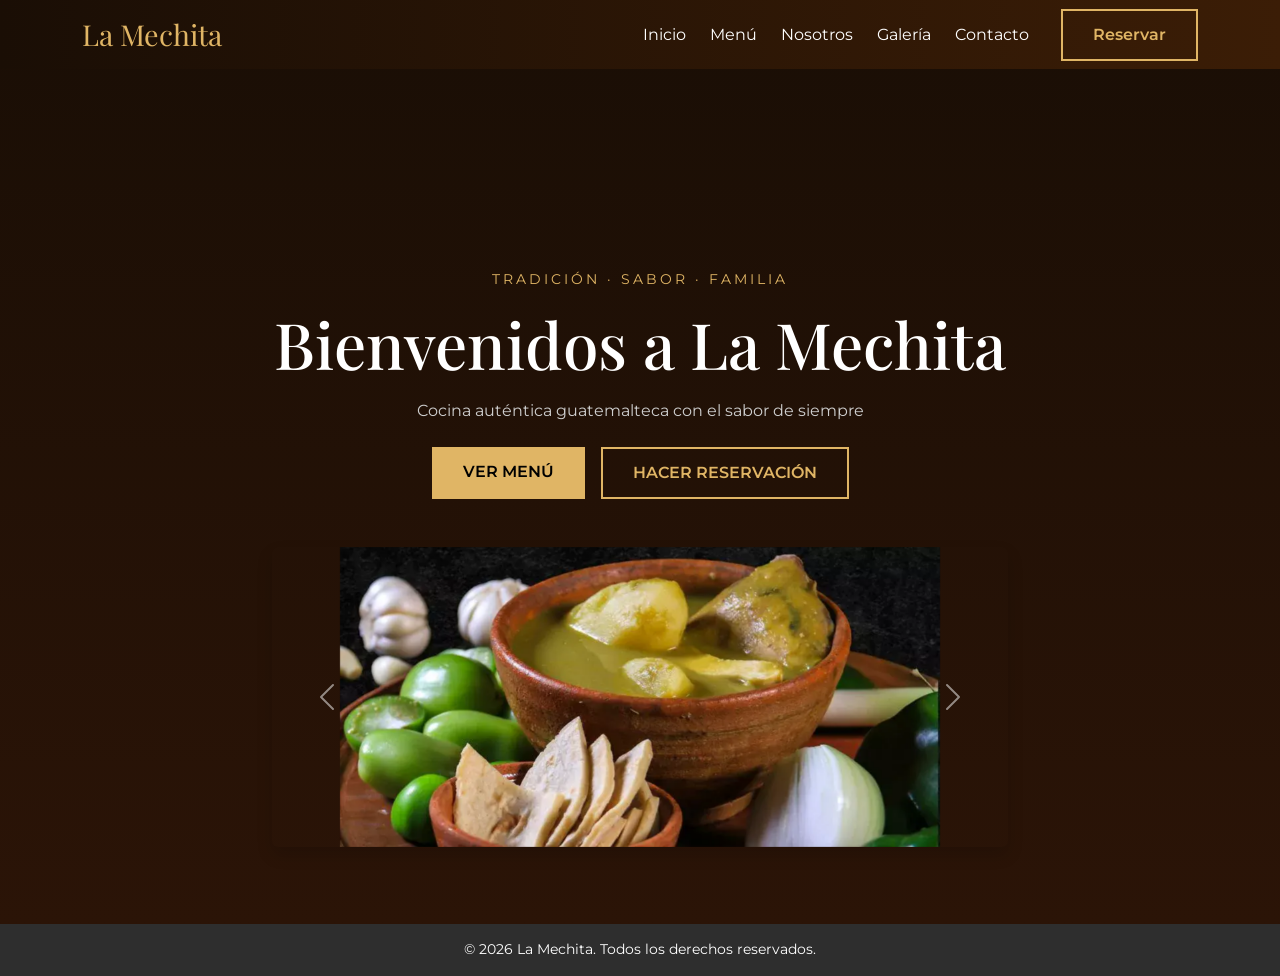
<file: index.html>
<!DOCTYPE html><="es">
<head>
  <meta charset="UTF-8">
  <title>La Mechita</title>
  <meta name="viewport" content="width=device-width, initial-scale=1">

  <link href="https://cdn.jsdelivr.net/npm/bootstrap@5.3.3/dist/css/bootstrap.min.css" rel="stylesheet">

  <link href="https://fonts.googleapis.com/css2?family=Playfair+Display:wght@600;700&family=Montserrat:wght@300;400;600&display=swap" rel="stylesheet">

  <link rel="stylesheet" href="css/styles.css">
</head>

<body>

<!-- NAVBAR (MENÚ SUPERIOR) -->
<nav class="navbar navbar-expand-lg fixed-top">
  <div class="container">
    <a class="navbar-brand" href="index.html">La Mechita</a>

    <!-- Botón hamburguesa para dispositivos móviles -->
    <button class="navbar-toggler bg-light" type="button" data-bs-toggle="collapse" data-bs-target="#menuNav">
      <span class="navbar-toggler-icon"></span>
    </button>

    <!-- Enlaces del menú -->
    <div class="collapse navbar-collapse" id="menuNav">
      <ul class="navbar-nav ms-auto align-items-lg-center gap-lg-2">

        <!-- Links de navegación -->
        <li class="nav-item"><a class="nav-link" href="index.html">Inicio</a></li>
        <li class="nav-item"><a class="nav-link" href="menu.html">Menú</a></li>
        <li class="nav-item"><a class="nav-link" href="nosotros.html">Nosotros</a></li>
        <li class="nav-item"><a class="nav-link" href="galeria.html">Galería</a></li>
        <li class="nav-item"><a class="nav-link" href="contacto.html">Contacto</a></li>

        <!-- Botón destacado -->
        <li class="nav-item">
          <a class="btn btn-outline-gold ms-lg-3 mt-2 mt-lg-0" href="reservar.html">Reservar</a>
        </li>

      </ul>
    </div>

  </div>
</nav>


<!-- =========================
     HERO (SECCIÓN PRINCIPAL)
========================= -->
<section class="hero d-flex align-items-center text-center">

  <div class="container pt-5">

    <!-- Texto pequeño superior -->
    <small class="hero-tagline d-block mb-3">
      TRADICIÓN · SABOR · FAMILIA
    </small>

    <!-- Título principal -->
    <h1 class="hero-title mb-3">
      Bienvenidos a La Mechita
    </h1>

    <!-- Subtítulo -->
    <p class="hero-subtitle mb-4">
      Cocina auténtica guatemalteca con el sabor de siempre
    </p>

    <!-- Botones principales -->
    <div class="d-flex justify-content-center gap-3 flex-wrap mb-5">

      <!-- Botón hacia menú -->
      <a href="menu.html" class="btn btn-gold">VER MENÚ</a>

      <!-- Botón hacia reservas -->
      <a href="reservar.html" class="btn btn-outline-gold">HACER RESERVACIÓN</a>

    </div>


    <!-- =========================
         SLIDER / CARRUSEL
    ========================== -->
    <div class="row justify-content-center">
      <div class="col-12 col-md-10 col-lg-8">

        <!-- Contenedor del carrusel -->
        <div class="carousel-wrapper rounded shadow">

          <!-- Carrusel Bootstrap -->
          <div id="heroCarousel" class="carousel slide" data-bs-ride="carousel">

            <!-- Contenedor de imágenes -->
            <div class="carousel-inner">

              <!-- Imagen activa -->
              <div class="carousel-item active">
                <img src="imagenes/jocon.jpg" alt="Jocón guatemalteco">
              </div>

              <!-- Imagen 2 -->
              <div class="carousel-item">
                <img src="imagenes/kaqik.jpg" alt="Kak'ik guatemalteco">
              </div>

              <!-- Imagen 3 -->
              <div class="carousel-item">
                <img src="imagenes/pepian.jpg" alt="Pepián tradicional">
              </div>

            </div>

            <!-- Botón anterior -->
            <button class="carousel-control-prev" data-bs-target="#heroCarousel" data-bs-slide="prev">
              <span class="carousel-control-prev-icon"></span>
            </button>

            <!-- Botón siguiente -->
            <button class="carousel-control-next" data-bs-target="#heroCarousel" data-bs-slide="next">
              <span class="carousel-control-next-icon"></span>
            </button>

          </div>

        </div>

      </div>
    </div>

  </div>
</section>


<!-- FOOTER -->
<footer class="site-footer">
    <div class="container text-center">
        <p class="mb-0">&copy; 2026 La Mechita. Todos los derechos reservados.</p>
    </div>
</footer>

<script src="https://cdn.jsdelivr.net/npm/bootstrap@5.3.3/dist/js/bootstrap.bundle.min.js"></script>

</body>
</html>
</file>
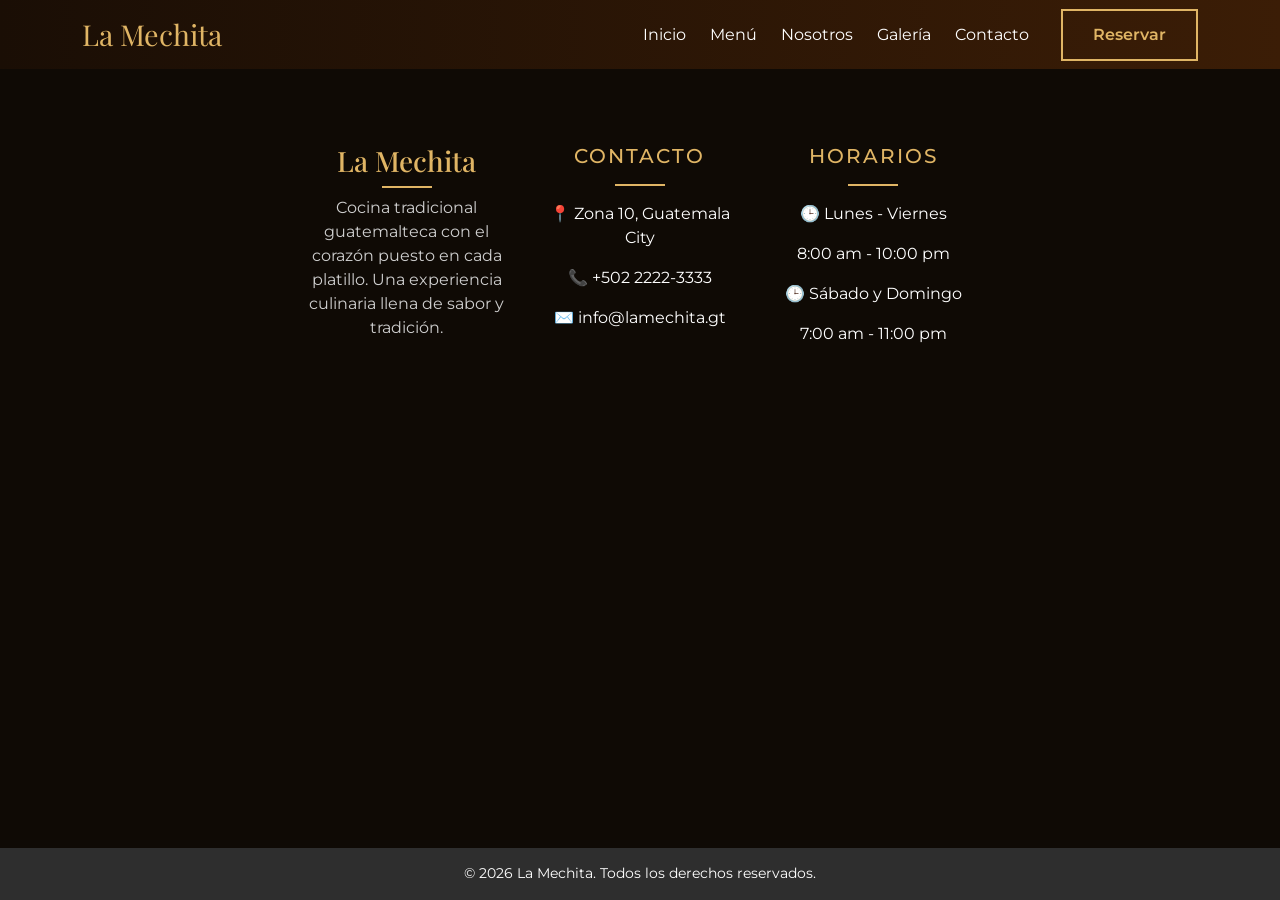
<file: contacto.html>
<!DOCTYPE html>
<html lang="es">
<head>
    <meta charset="UTF-8">
    <title>Contacto | La Mechita</title>
    <meta name="viewport" content="width=device-width, initial-scale=1">

    <!-- Bootstrap -->
    <link href="https://cdn.jsdelivr.net/npm/bootstrap@5.3.3/dist/css/bootstrap.min.css" rel="stylesheet">

    <!-- Google Fonts -->
    <link href="https://fonts.googleapis.com/css2?family=Playfair+Display:wght@600;700&family=Montserrat:wght@300;400;600&display=swap" rel="stylesheet">
    <link rel="stylesheet" href="css/styles.css">
</head>

<body>

<!-- NAVBAR (MENÚ SUPERIOR)-->
<nav class="navbar navbar-expand-lg fixed-top">
    <div class="container">

        <!-- Logo -->
        <a class="navbar-brand" href="index.html">La Mechita</a>

        <!-- Botón para menú en móvil -->
        <button class="navbar-toggler bg-light" type="button" data-bs-toggle="collapse" data-bs-target="#menuNav">
            <span class="navbar-toggler-icon"></span>
        </button>

        <!-- Links del menú -->
        <div class="collapse navbar-collapse" id="menuNav">

            <ul class="navbar-nav ms-auto align-items-lg-center gap-lg-2">

                <!-- Links de navegación -->
                <li class="nav-item"><a class="nav-link" href="index.html">Inicio</a></li>
                <li class="nav-item"><a class="nav-link" href="menu.html">Menú</a></li>
                <li class="nav-item"><a class="nav-link" href="nosotros.html">Nosotros</a></li>
                <li class="nav-item"><a class="nav-link" href="galeria.html">Galería</a></li>

                <!-- Página actual (contacto) -->
                <li class="nav-item">
                    <a class="nav-link active" href="contacto.html">Contacto</a>
                </li>

                <!-- Botón de acción (reservar) -->
                <li class="nav-item">
                    <a class="btn btn-outline-gold ms-lg-3" href="reservar.html">
                        Reservar
                    </a>
                </li>

            </ul>

        </div>
    </div>
</nav>

<section class="contact-section">

    <div class="container">
        <div class="row text-center g-4 justify-content-center">
            <div class="col-md-4">
                <h3 class="contact-title">La Mechita</h3>

                <!-- Línea decorativa -->
                <div class="divider mx-auto my-2"></div>

                <!-- Descripción -->
                <p class="contact-text">
                    Cocina tradicional guatemalteca con el corazón
                    puesto en cada platillo. Una experiencia culinaria
                    llena de sabor y tradición.
                </p>
            </div>

            <div class="col-md-4">
                <h5 class="contact-subtitle">CONTACTO</h5>
                <div class="divider mx-auto my-3"></div>
                <p>📍 Zona 10, Guatemala City</p>
                <p>📞 +502 2222-3333</p>
                <p>✉️ info@lamechita.gt</p>
            </div>

            <div class="col-md-4">
                <h5 class="contact-subtitle">HORARIOS</h5>
                <div class="divider mx-auto my-3"></div>
                <p>🕒 Lunes - Viernes</p>
                <p>8:00 am - 10:00 pm</p>
                <p>🕒 Sábado y Domingo</p>
                <p>7:00 am - 11:00 pm</p>
            </div>

        </div>
    </div>
</section>


<!-- FOOTER -->
<footer class="site-footer">
    <div class="container text-center">
        <p class="mb-0">© 2026 La Mechita. Todos los derechos reservados.</p>
    </div>
</footer>

<script src="https://cdn.jsdelivr.net/npm/bootstrap@5.3.3/dist/js/bootstrap.bundle.min.js"></script>

</body>
</html>
</file>
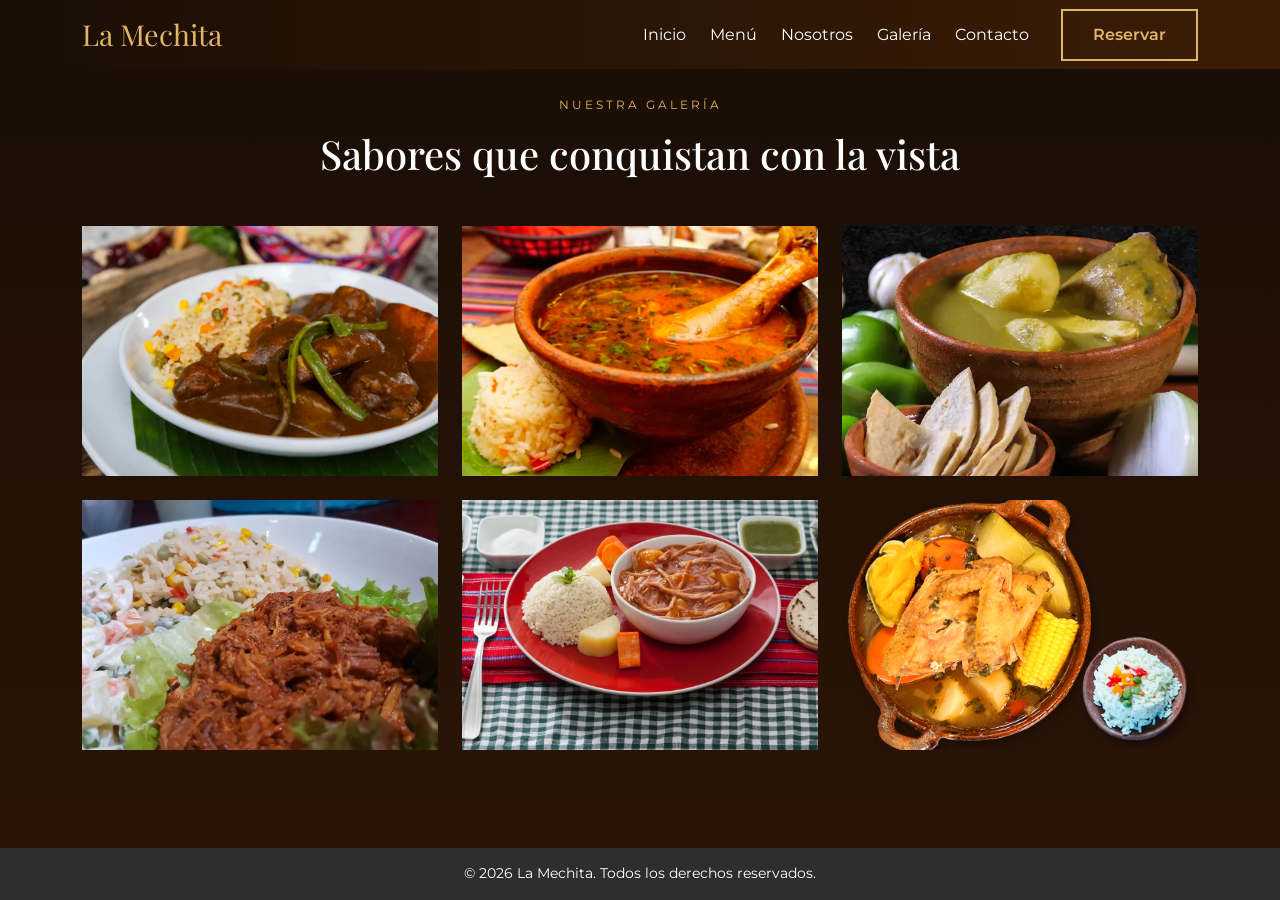
<file: galeria.html>
<!DOCTYPE html>
<html lang="es">
<head>
    <meta charset="UTF-8">
    <title>Galería | La Mechita</title>
    <meta name="viewport" content="width=device-width, initial-scale=1">
    <link href="https://cdn.jsdelivr.net/npm/bootstrap@5.3.3/dist/css/bootstrap.min.css" rel="stylesheet">
    <link href="https://fonts.googleapis.com/css2?family=Playfair+Display:wght@600;700&family=Montserrat:wght@300;400;600&display=swap" rel="stylesheet">
    <link rel="stylesheet" href="css/styles.css">
</head>

<body>

<!-- NAVBAR (MENÚ SUPERIOR) -->
<nav class="navbar navbar-expand-lg fixed-top">
    <div class="container">
        <a class="navbar-brand" href="index.html">La Mechita</a>
        <button class="navbar-toggler bg-light" type="button" data-bs-toggle="collapse" data-bs-target="#menuNav">
            <span class="navbar-toggler-icon"></span>
        </button>

        <div class="collapse navbar-collapse" id="menuNav">
            <ul class="navbar-nav ms-auto align-items-lg-center gap-lg-2">
                <li class="nav-item"><a class="nav-link" href="index.html">Inicio</a></li>
                <li class="nav-item"><a class="nav-link" href="menu.html">Menú</a></li>
                <li class="nav-item"><a class="nav-link" href="nosotros.html">Nosotros</a></li>
                <li class="nav-item"><a class="nav-link active" href="galeria.html">Galería</a></li>
                <li class="nav-item"><a class="nav-link" href="contacto.html">Contacto</a></li>

                <!-- Botón destacado para reservar -->
                <li class="nav-item">
                    <a class="btn btn-outline-gold ms-lg-3" href="reservar.html">Reservar</a>
                </li>

            </ul>

        </div>
    </div>
</nav>


<section class="gallery-section text-center pt-5 mt-5">

    <div class="container">
        <small class="gallery-tag">NUESTRA GALERÍA</small>
        <h2 class="gallery-title mt-3 mb-5">
            Sabores que conquistan con la vista
        </h2>

        
        <div class="row g-4">

            <!-- ==== IMAGEN 1 ==== -->
            <div class="col-md-4 col-sm-6">
                <div class="gallery-item">
                    <img src="imagenes/pepian.jpg" alt="Pepián">
                </div>
            </div>

            <!-- ==== IMAGEN 2 ==== -->
            <div class="col-md-4 col-sm-6">
                <div class="gallery-item">
                    <img src="imagenes/kaqik.jpg" alt="Kak'ik">
                </div>
            </div>

            <!-- ==== IMAGEN 3 ==== -->
            <div class="col-md-4 col-sm-6">
                <div class="gallery-item">
                    <img src="imagenes/jocon.jpg" alt="Jocón">
                </div>
            </div>

            <!-- ==== IMAGEN 4 ==== -->
            <div class="col-md-4 col-sm-6">
                <div class="gallery-item">
                    <img src="imagenes/estofado.jpg" alt="Estofado">
                </div>
            </div>

            <!-- ==== IMAGEN 5 ==== -->
            <div class="col-md-4 col-sm-6">
                <div class="gallery-item">
                    <img src="imagenes/hilacha.jpg" alt="Hilacha">
                </div>
            </div>

            <!-- ==== IMAGEN 6 ==== -->
            <div class="col-md-4 col-sm-6">
                <div class="gallery-item">
                    <img src="imagenes/caldo.jpg" alt="Caldo">
                </div>
            </div>

        </div>

    </div>
</section>


<!-- FOOTER -->
<footer class="site-footer">
    <div class="container text-center">
        <p class="mb-0">&copy; 2026 La Mechita. Todos los derechos reservados.</p>
    </div>
</footer>

<script src="https://cdn.jsdelivr.net/npm/bootstrap@5.3.3/dist/js/bootstrap.bundle.min.js"></script>

</body>
</html>
</file>
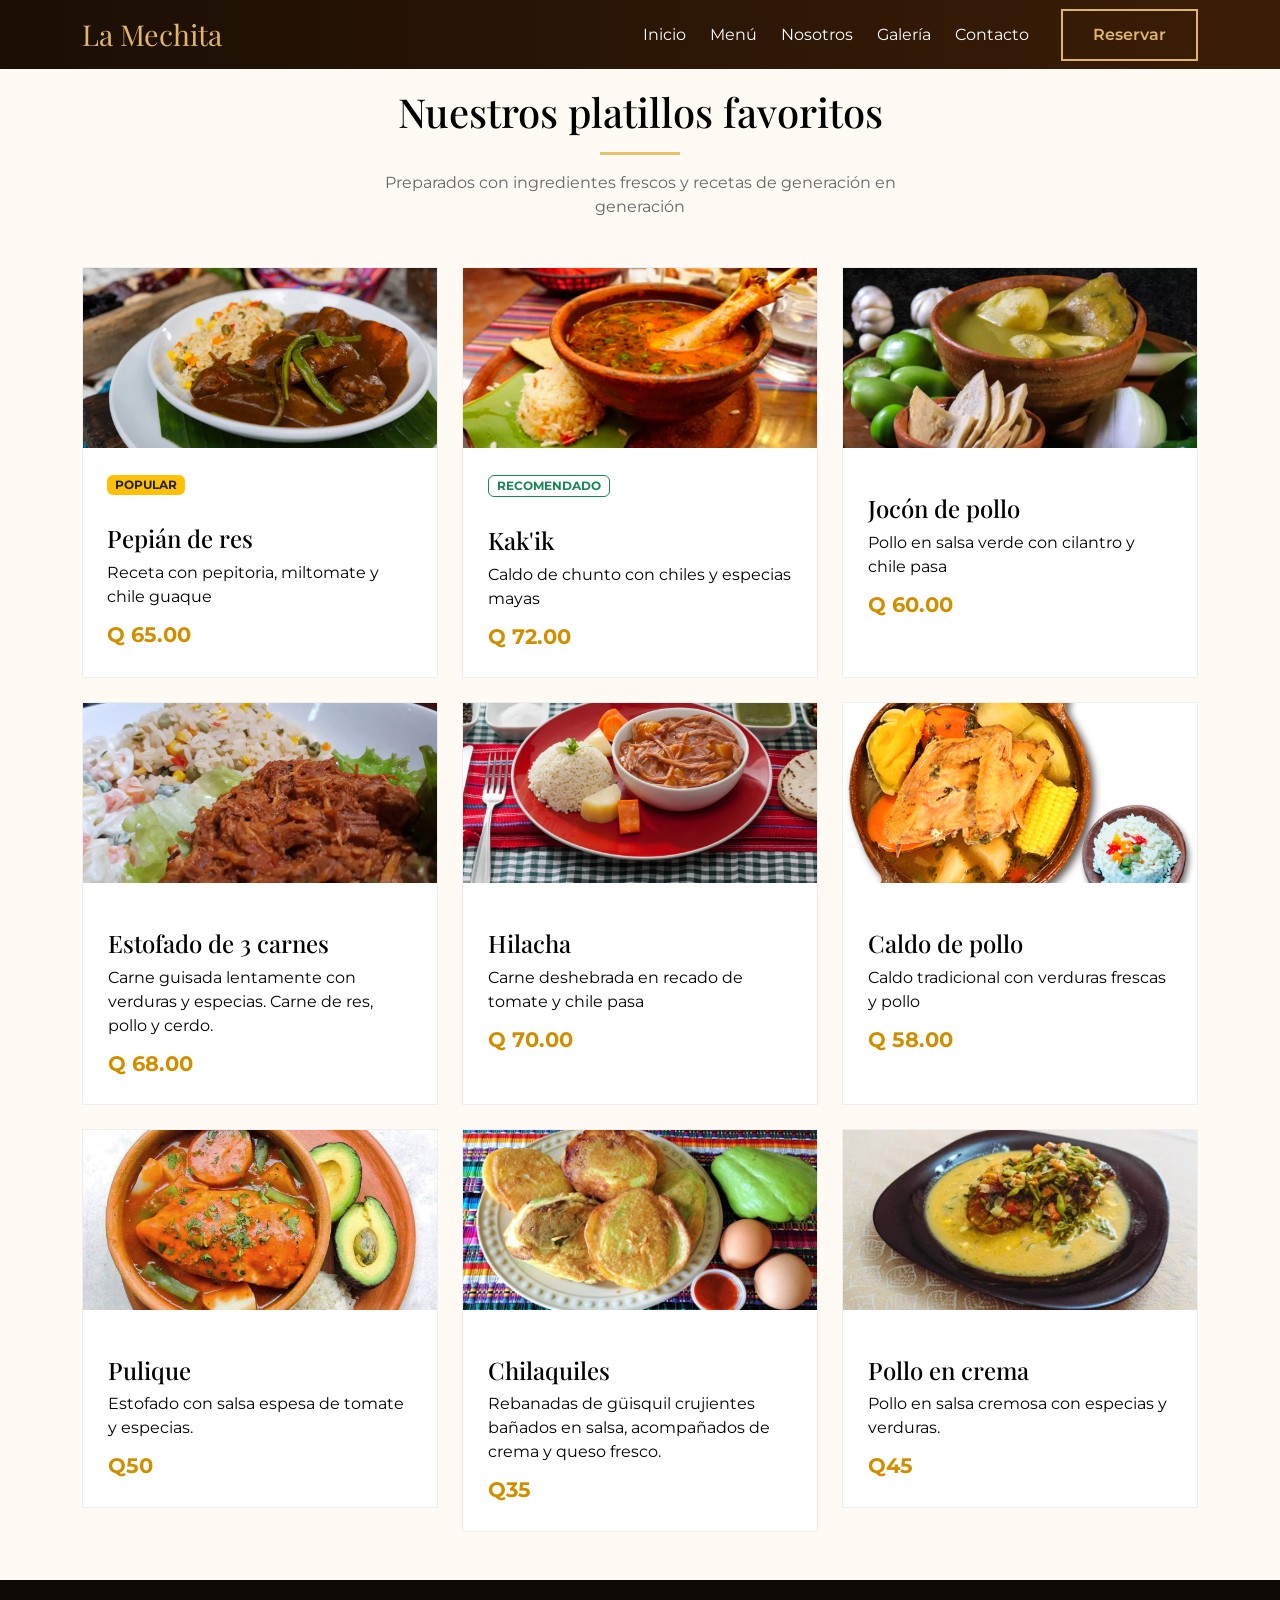
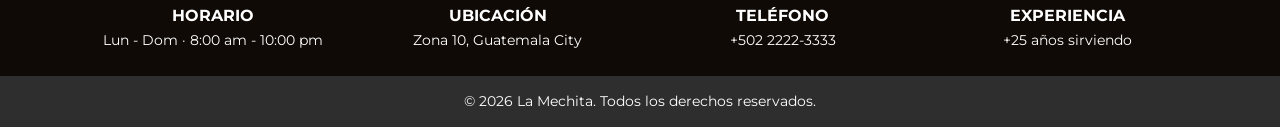
<file: menu.html>
<!DOCTYPE html>
<html lang="es">
<head>
    <meta charset="UTF-8">
    <title>Menú | La Mechita</title>
    <meta name="viewport" content="width=device-width, initial-scale=1">

    <link href="https://cdn.jsdelivr.net/npm/bootstrap@5.3.3/dist/css/bootstrap.min.css" rel="stylesheet">

    <link href="https://fonts.googleapis.com/css2?family=Playfair+Display:wght@600;700&family=Montserrat:wght@300;400;600&display=swap" rel="stylesheet">

    <link rel="stylesheet" href="css/styles.css">
</head>

<body>

<!-- NAVBAR -->
<nav class="navbar navbar-expand-lg fixed-top">
    <div class="container">

        <!-- Logo -->
        <a class="navbar-brand" href="index.html">La Mechita</a>

        <!-- Botón móvil -->
        <button class="navbar-toggler bg-light" type="button" data-bs-toggle="collapse" data-bs-target="#menuNav">
            <span class="navbar-toggler-icon"></span>
        </button>

        <!-- Menú -->
        <div class="collapse navbar-collapse" id="menuNav">
            <ul class="navbar-nav ms-auto align-items-lg-center gap-lg-2">

                <!-- Links -->
                <li class="nav-item">
                    <a class="nav-link" href="index.html">Inicio</a>
                </li>

                <li class="nav-item">
                    <!-- Página actual -->
                    <a class="nav-link active" href="menu.html">Menú</a>
                </li>

                <li class="nav-item">
                    <a class="nav-link" href="nosotros.html">Nosotros</a>
                </li>

                <li class="nav-item">
                    <a class="nav-link" href="galeria.html">Galería</a>
                </li>

                <li class="nav-item">
                    <a class="nav-link" href="contacto.html">Contacto</a>
                </li>

                <!-- Botón -->
                <li class="nav-item">
                    <a class="btn btn-outline-gold ms-lg-3" href="reservar.html">Reservar</a>
                </li>

            </ul>
        </div>
    </div>
</nav>


<!-- =========================
     SECCIÓN MENÚ
========================= -->
<section class="menu-section py-5" style="padding-top:140px;">
    <div class="container text-center">

        <!-- Encabezado -->
        <small class="menu-tag">ESPECIALIDADES</small>

        <h2 class="menu-title mt-3">Nuestros platillos favoritos</h2>

        <!-- Línea -->
        <div class="menu-divider mx-auto my-3"></div>

        <!-- Subtítulo -->
        <p class="menu-subtitle mb-5">
            Preparados con ingredientes frescos y recetas de generación en generación
        </p>

        <!-- =========================
             LISTA DE PLATILLOS
        ========================== -->
        <div class="row g-4">

            <!-- PLATILLO 1 -->
            <div class="col-md-4">
                <div class="menu-card h-100">

                    <div class="menu-img">
                        <img src="imagenes/pepian.jpg" alt="Pepián de res">
                    </div>

                    <div class="menu-content p-4">
                        <span class="badge bg-warning text-dark mb-2">POPULAR</span>
                        <h4>Pepián de res</h4>
                        <p>Receta con pepitoria, miltomate y chile guaque</p>
                        <strong class="menu-price">Q 65.00</strong>
                    </div>

                </div>
            </div>

            <!-- PLATILLO 2 -->
            <div class="col-md-4">
                <div class="menu-card h-100">

                    <div class="menu-img">
                        <img src="imagenes/kaqik.jpg" alt="Kak'ik guatemalteco">
                    </div>

                    <div class="menu-content">
                        <span class="badge border border-success text-success mb-2">RECOMENDADO</span>
                        <h4>Kak'ik</h4>
                        <p>Caldo de chunto con chiles y especias mayas</p>
                        <strong class="menu-price">Q 72.00</strong>
                    </div>

                </div>
            </div>

            <!-- PLATILLO 3 -->
            <div class="col-md-4">
                <div class="menu-card h-100">

                    <div class="menu-img">
                        <img src="imagenes/jocon.jpg" alt="Jocón de pollo">
                    </div>

                    <div class="menu-content">
                        <h4>Jocón de pollo</h4>
                        <p>Pollo en salsa verde con cilantro y chile pasa</p>
                        <strong class="menu-price">Q 60.00</strong>
                    </div>

                </div>
            </div>

            <!-- PLATILLO 4 -->
            <div class="col-md-4">
                <div class="menu-card h-100">

                    <div class="menu-img">
                        <img src="imagenes/estofado.jpg" alt="Estofado tradicional">
                    </div>

                    <div class="menu-content">
                        <h4>Estofado de 3 carnes</h4>
                        <p>Carne guisada lentamente con verduras y especias. Carne de res, pollo y cerdo.</p>
                        <strong class="menu-price">Q 68.00</strong>
                    </div>

                </div>
            </div>

            <!-- PLATILLO 5 -->
            <div class="col-md-4">
                <div class="menu-card h-100">

                    <div class="menu-img">
                        <img src="imagenes/hilacha.jpg" alt="Hilacha guatemalteca">
                    </div>

                    <div class="menu-content">
                        <h4>Hilacha</h4>
                        <p>Carne deshebrada en recado de tomate y chile pasa</p>
                        <strong class="menu-price">Q 70.00</strong>
                    </div>

                </div>
            </div>

            <!-- PLATILLO 6 -->
            <div class="col-md-4">
                <div class="menu-card h-100">

                    <div class="menu-img">
                        <img src="imagenes/caldo.jpg" alt="Caldo tradicional">
                    </div>

                    <div class="menu-content">
                        <h4>Caldo de pollo</h4>
                        <p>Caldo tradicional con verduras frescas y pollo</p>
                        <strong class="menu-price">Q 58.00</strong>
                    </div>

                </div>
            </div>

            <!-- PLATILLO 7 -->
            <div class="col-md-4">
                <div class="menu-card">
                    <div class="menu-img">
                        <img src="imagenes/pulique.jpg" alt="Pulique">
                    </div>

                    <div class="menu-content">
                        <h4>Pulique</h4>
                        <p>Estofado con salsa espesa de tomate y especias.</p>
                        <span class="menu-price">Q50</span>
                    </div>
                </div>
            </div>

            <!-- PLATILLO 8 -->
            <div class="col-md-4">
                <div class="menu-card">
                    <div class="menu-img">
                        <img src="imagenes/chilaquiles.jpg" alt="Chilaquiles">
                    </div>

                    <div class="menu-content">
                        <h4>Chilaquiles</h4>
                        <p>Rebanadas de güisquil crujientes bañados en salsa, acompañados de crema y queso fresco.</p>
                        <span class="menu-price">Q35</span>
                    </div>
                </div>
            </div>

            <!-- PLATILLO 9 -->
            <div class="col-md-4">
                <div class="menu-card">
                    <div class="menu-img">
                        <img src="imagenes/pollocrema.jpg" alt="Pollo en crema">
                    </div>

                    <div class="menu-content">
                        <h4>Pollo en crema</h4>
                        <p>Pollo en salsa cremosa con especias y verduras.</p>
                        <span class="menu-price">Q45</span>
                    </div>
                </div>
            </div>

        </div>
    </div>
</section>


<!-- =========================
     INFO EXTRA
========================= -->
<section class="info-bar py-4">
    <div class="container">
        <div class="row text-center gy-3">

            <div class="col-md-3">
                <strong>HORARIO</strong><br>
                <small>Lun - Dom · 8:00 am - 10:00 pm</small>
            </div>

            <div class="col-md-3">
                <strong>UBICACIÓN</strong><br>
                <small>Zona 10, Guatemala City</small>
            </div>

            <div class="col-md-3">
                <strong>TELÉFONO</strong><br>
                <small>+502 2222‑3333</small>
            </div>

            <div class="col-md-3">
                <strong>EXPERIENCIA</strong><br>
                <small>+25 años sirviendo</small>
            </div>

        </div>
    </div>
</section>


<!-- FOOTER -->
<footer class="site-footer">
    <div class="container text-center">
        <p class="mb-0">&copy; 2026 La Mechita. Todos los derechos reservados.</p>
    </div>
</footer>

<script src="https://cdn.jsdelivr.net/npm/bootstrap@5.3.3/dist/js/bootstrap.bundle.min.js"></script>

</body>
</html>
</file>
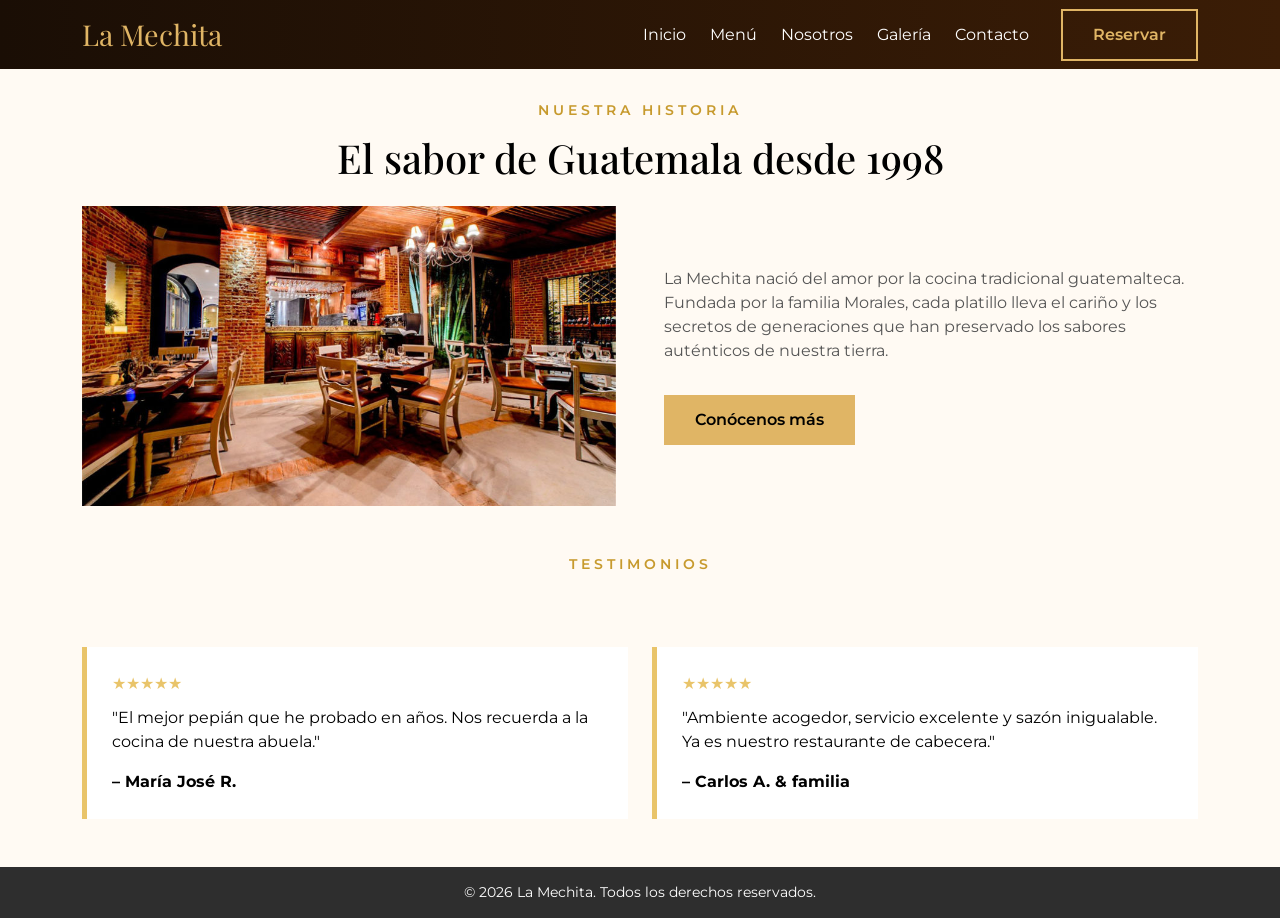
<file: nosotros.html>
<!DOCTYPE html>
<html lang="es">
<head>
    <meta charset="UTF-8">
    <title>Nosotros | La Mechita</title>
    <meta name="viewport" content="width=device-width, initial-scale=1">

    <link href="https://cdn.jsdelivr.net/npm/bootstrap@5.3.3/dist/css/bootstrap.min.css" rel="stylesheet">

    <link href="https://fonts.googleapis.com/css2?family=Playfair+Display:wght@600;700&family=Montserrat:wght@300;400;600&display=swap" rel="stylesheet">

    <link rel="stylesheet" href="css/styles.css">
</head>

<body>

<!-- =========================
     NAVBAR (MENÚ PRINCIPAL)
========================= -->
<nav class="navbar navbar-expand-lg fixed-top">
    <div class="container">

        <a class="navbar-brand" href="index.html">La Mechita</a>

        <!-- Botón menú móvil -->
        <button class="navbar-toggler bg-light" type="button" data-bs-toggle="collapse" data-bs-target="#menuNav">
            <span class="navbar-toggler-icon"></span>
        </button>

        <!-- Links -->
        <div class="collapse navbar-collapse" id="menuNav">
            <ul class="navbar-nav ms-auto align-items-lg-center gap-lg-2">

                <li class="nav-item">
                    <a class="nav-link" href="index.html">Inicio</a>
                </li>

                <li class="nav-item">
                    <a class="nav-link" href="menu.html">Menú</a>
                </li>

                <!-- Página activa -->
                <li class="nav-item">
                    <a class="nav-link active" href="nosotros.html">Nosotros</a>
                </li>

                <li class="nav-item">
                    <a class="nav-link" href="galeria.html">Galería</a>
                </li>

                <li class="nav-item">
                    <a class="nav-link" href="contacto.html">Contacto</a>
                </li>

                <!-- Botón -->
                <li class="nav-item">
                    <a class="btn btn-outline-gold ms-lg-3" href="reservar.html">Reservar</a>
                </li>

            </ul>
        </div>
    </div>
</nav>


<!-- =========================
     SECCIÓN NOSOTROS
========================= -->
<section class="about-section" style="padding-top:100px; padding-bottom:3rem;">
    <div class="container">

        <header class="text-center mb-4">
            <span class="about-tag">NUESTRA HISTORIA</span>
            <h2 class="about-title">El sabor de Guatemala desde 1998</h2>
        </header>


    <!-- =========================
         CONTENIDO PRINCIPAL
         (Imagen + texto)
    ========================== -->
    <div class="row align-items-center g-5">

        <!-- Imagen -->
        <div class="col-md-6">
            <div class="about-image">
                <img src="imagenes/restaurante.jpg" alt="Restaurante">
            </div>
        </div>

        <!-- Texto -->
        <div class="col-md-6">

            <p class="about-text">
                La Mechita nació del amor por la cocina tradicional guatemalteca.
                Fundada por la familia Morales, cada platillo lleva el cariño y
                los secretos de generaciones que han preservado los sabores auténticos
                de nuestra tierra.
            </p>

            <!-- Botón -->
            <a href="contacto.html" class="btn btn-gold mt-3">Conócenos más</a>

        </div>

    </div>


        <!-- =========================
             TESTIMONIOS
        ========================== -->
        <div class="text-center mt-5 mb-4">
            <p class="about-tag">TESTIMONIOS</p>
        </div>

        <div class="testimonials mt-5 pt-4">
            <div class="row g-4">

                <!-- Testimonio 1 -->
                <div class="col-md-6">
                    <div class="testimonial-card">
                        <div class="stars">★★★★★</div>

                        <p>
                            "El mejor pepián que he probado en años.
                            Nos recuerda a la cocina de nuestra abuela."
                        </p>

                        <strong>– María José R.</strong>
                    </div>
                </div>

                <!-- Testimonio 2 -->
                <div class="col-md-6">
                    <div class="testimonial-card">
                        <div class="stars">★★★★★</div>

                        <p>
                            "Ambiente acogedor, servicio excelente y sazón inigualable.
                            Ya es nuestro restaurante de cabecera."
                        </p>

                        <strong>– Carlos A. & familia</strong>
                    </div>
                </div>

            </div>
        </div>

    </div>
</section>


<!-- FOOTER -->
<footer class="site-footer">
    <div class="container text-center">
        <p class="mb-0">
            &copy; 2026 La Mechita. Todos los derechos reservados.
        </p>
    </div>
</footer>

<script src="https://cdn.jsdelivr.net/npm/bootstrap@5.3.3/dist/js/bootstrap.bundle.min.js"></script>

</body>
</html>
</file>
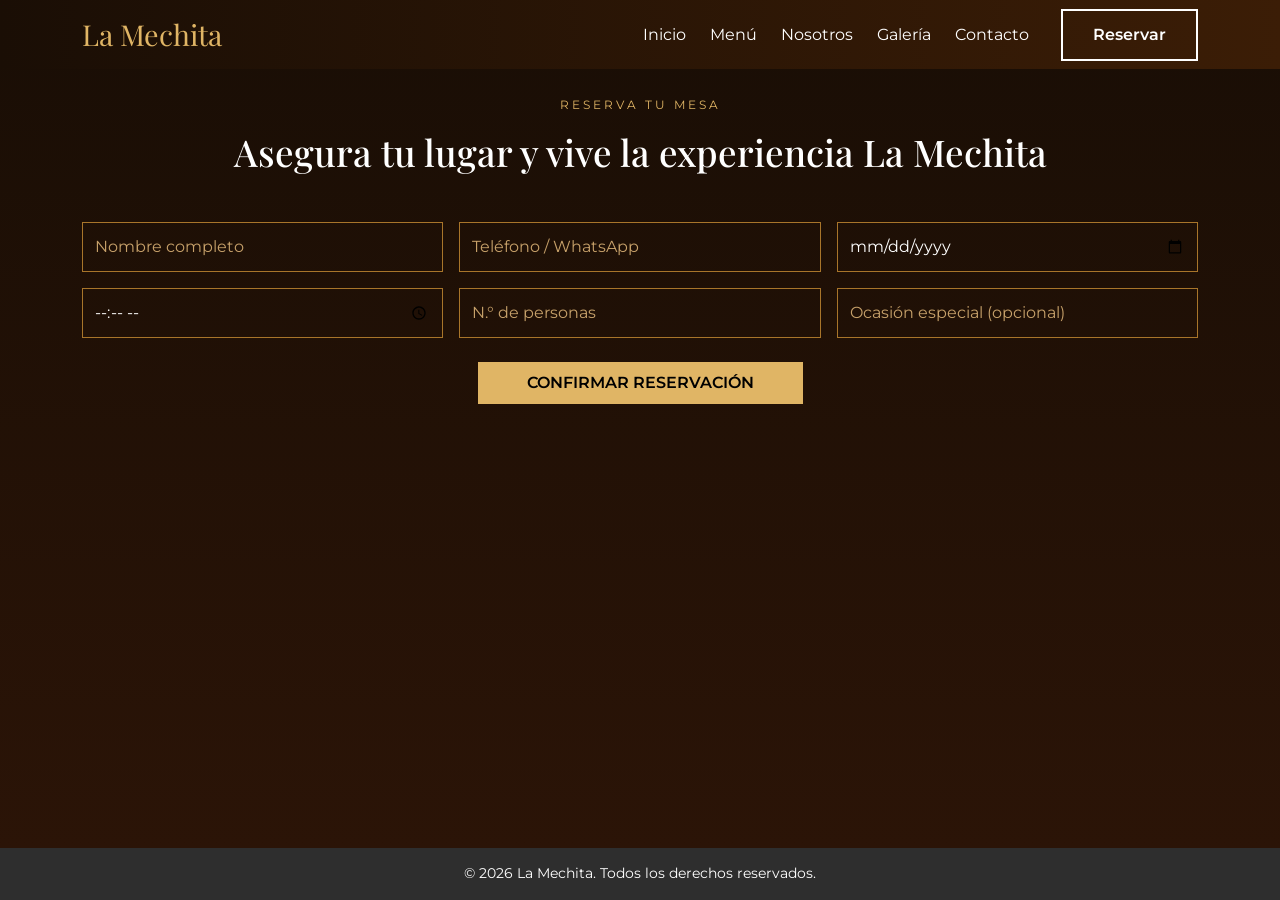
<file: reservar.html>
<!DOCTYPE html>
<html lang="es">
<head>
    <meta charset="UTF-8">
    <title>Reservar | La Mechita</title>
    <meta name="viewport" content="width=device-width, initial-scale=1">

    <link href="https://cdn.jsdelivr.net/npm/bootstrap@5.3.3/dist/css/bootstrap.min.css" rel="stylesheet">

    <link href="https://fonts.googleapis.com/css2?family=Playfair+Display:wght@600;700&family=Montserrat:wght@300;400;600&display=swap" rel="stylesheet">

    <link rel="stylesheet" href="css/styles.css">
</head>

<body>

<!-- =========================
     NAVBAR (MENÚ PRINCIPAL)
========================= -->
<nav class="navbar navbar-expand-lg fixed-top">
    <div class="container">

        <a class="navbar-brand" href="index.html">La Mechita</a>

        <!-- Botón hamburguesa para móviles -->
        <button class="navbar-toggler bg-light" type="button" data-bs-toggle="collapse" data-bs-target="#menuNav">
            <span class="navbar-toggler-icon"></span>
        </button>

        <!-- Enlaces del menú -->
        <div class="collapse navbar-collapse" id="menuNav">
            <ul class="navbar-nav ms-auto align-items-lg-center gap-lg-2">

                <!-- Links de navegación -->
                <li class="nav-item"><a class="nav-link" href="index.html">Inicio</a></li>
                <li class="nav-item"><a class="nav-link" href="menu.html">Menú</a></li>
                <li class="nav-item"><a class="nav-link" href="nosotros.html">Nosotros</a></li>
                <li class="nav-item"><a class="nav-link" href="galeria.html">Galería</a></li>
                <li class="nav-item"><a class="nav-link" href="contacto.html">Contacto</a></li>

                <!-- Botón activo (página actual) -->
                <li class="nav-item">
                    <a class="btn btn-outline-gold ms-lg-3 active" href="reservar.html">Reservar</a>
                </li>

            </ul>
        </div>
    </div>
</nav>


<!-- =========================
     SECCIÓN RESERVA
========================= -->
<section class="gallery-section text-center pt-5 mt-5">
    <div class="container">

        <!-- Etiqueta superior -->
        <small class="reservation-tag">RESERVA TU MESA</small>

        <!-- Título -->
        <h2 class="reservation-title mt-3 mb-5">
            Asegura tu lugar y vive la experiencia La Mechita
        </h2>


    <!-- =========================
         FORMULARIO DE RESERVA
    ========================== -->
    <form action="https://formsubmit.co/yonajosue@gmail.com" method="POST" class="row g-3 justify-content-center">

    <!-- Nombre -->
    <div class="col-md-4">
        <input type="text" name="Nombre" class="form-control custom-input" placeholder="Nombre completo" required>
    </div>

    <!-- Teléfono -->
    <div class="col-md-4">
        <input type="tel" name="Telefono" class="form-control custom-input" placeholder="Teléfono / WhatsApp" required>
    </div>

    <!-- Fecha -->
    <div class="col-md-4">
        <input type="date" name="Fecha" class="form-control custom-input" required>
    </div>

    <!-- Hora -->
    <div class="col-md-4">
        <input type="time" name="Hora" class="form-control custom-input" required>
    </div>

    <!-- Número de personas -->
    <div class="col-md-4">
        <input type="number" name="Personas" class="form-control custom-input" placeholder="N.° de personas" required min="1">
    </div>

    <!-- Ocasión -->
    <div class="col-md-4">
        <input type="text" name="Ocasion" class="form-control custom-input" placeholder="Ocasión especial (opcional)">
    </div>

    <!-- =========================
         CONFIGURACIÓN OCULTA
    ========================== -->

    <!-- Desactiva captcha -->
    <input type="hidden" name="_captcha" value="false">

    <!-- Asunto del correo -->
    <input type="hidden" name="_subject" value="Nueva reserva - La Mechita">

    <!-- Formato del correo -->
    <input type="hidden" name="_template" value="table">


    <!-- BOTÓN DE ENVÍO -->
    <div class="col-12 mt-4">
        <button type="submit" class="btn btn-gold px-5 py-2">
            CONFIRMAR RESERVACIÓN
        </button>
    </div>

</form>

    </div>
</section>


<!-- FOOTER -->
<footer class="site-footer">
    <div class="container text-center">
        <p class="mb-0">&copy; 2026 La Mechita. Todos los derechos reservados.</p>
    </div>
</footer>

<script src="https://cdn.jsdelivr.net/npm/bootstrap@5.3.3/dist/js/bootstrap.bundle.min.js"></script>

</body>
</html>
</file>
<file: css/styles.css>
/* =========================
   BASE GENERAL (TODO EL SITIO)
========================= */
body {
  font-family: 'Montserrat', sans-serif; /* tipografía principal */
  background-color: #0f0a05; /* fondo oscuro */
  color: #fff; /* texto blanco */

  /* Permite que el footer se mantenga abajo */
  display: flex;
  flex-direction: column;
  min-height: 100vh;
}


/* =========================
   NAVBAR (TODAS LAS PÁGINAS)
========================= */
.navbar {
  /* fondo degradado oscuro */
  background: linear-gradient(90deg, #1a0e05, #3b1d06);
}

.navbar-brand {
  font-family: 'Playfair Display', serif; /* fuente elegante */
  font-size: 1.8rem;

  /* !important asegura que Bootstrap no cambie el color */
  color: #e0b565 !important;
}

.nav-link {
  /* color blanco para links */
  color: #fff !important;
}

.nav-link:hover {
  /* color dorado al pasar el mouse */
  color: #e0b565 !important;
}


/* =========================
   BOTONES (GLOBAL)
========================= */
.btn-gold {
  background-color: #e0b565; /* dorado */
  color: #000; /* texto negro */
  border-radius: 0; /* bordes rectos */
  padding: 12px 30px;
  font-weight: 600;
}

.btn-outline-gold {
  border: 2px solid #e0b565; /* contorno dorado */
  color: #e0b565;
  border-radius: 0;
  padding: 12px 30px;
  font-weight: 600;
}

.btn-outline-gold:hover {
  background-color: #e0b565;
  color: #000;
}


/* =========================
   INICIO (index.html)
========================= */

/* HERO PRINCIPAL */
.hero {
  min-height: 100vh; /* altura de pantalla completa */
  padding-top: 120px; /* espacio por navbar fijo */
  background: linear-gradient(to bottom, #1a0e05, #2b1407);
}

/* TÍTULO PRINCIPAL */
.hero-title {
  font-family: 'Playfair Display', serif;
  font-size: 4rem;
}

/* SUBTÍTULO */
.hero-subtitle {
  color: #cfcfcf; /* gris suave */
}

/* TEXTO PEQUEÑO SUPERIOR */
.hero-tagline {
  color: #e0b565;
  letter-spacing: 3px;
}


/* SLIDER */
.carousel-wrapper {
  height: 300px; /* altura fija */
  position: relative;
  overflow: hidden; /* evita que se desborde */
}

/* Fuerza altura en todos los elementos del slider */
.carousel,
.carousel-inner,
.carousel-item,
.carousel-inner img {
  height: 100%;
}

/* Ajuste de imagen */
.carousel-inner img {
  object-fit: cover;
}

/* Flechas centradas verticalmente */
.carousel-control-prev,
.carousel-control-next {
  top: 50%;
  transform: translateY(-50%);
  bottom: auto;
}


/* RESPONSIVE (CELULAR) */
@media (max-width: 768px) {
  .hero-title {
    font-size: 2.5rem; /* reduce tamaño */
  }

  .carousel-wrapper {
    height: 220px; /* reduce altura */
  }
}


/* =========================
   MENÚ (menu.html)
========================= */

.menu-section {
    background-color: #fffaf3; /* fondo claro */
    color: #000;
}

/* ETIQUETA SUPERIOR */
.menu-tag {
    color: #c79a2d;
    letter-spacing: 3px;
    font-size: 0.75rem;
}

/* TÍTULO */
.menu-title {
    font-family: 'Playfair Display', serif;
    font-size: 2.5rem;
}

/* LÍNEA DECORATIVA */
.menu-divider {
    width: 80px;
    height: 3px;
    background-color: #e9c46a;
}

/* DESCRIPCIÓN */
.menu-subtitle {
    color: #666;
    max-width: 600px;
    margin: auto;
}


/* TARJETA DEL PLATILLO */
.menu-card {
    background: #fff;
    border: 1px solid #eee;

    overflow: hidden; /* necesario para zoom */

    /* transición suave */
    transition: all 0.3s ease;
}

.menu-card:hover {
    transform: translateY(-8px); /* efecto elevación */
    box-shadow: 0 12px 30px rgba(0, 0, 0, 0.25);
}

/* ZOOM DE IMAGEN */
.menu-card:hover .menu-img img {
    transform: scale(1.1);
}

/* CONTENEDOR IMAGEN */
.menu-img {
    height: 180px;
    overflow: hidden;
    position: relative;
}

/* IMAGEN */
.menu-img img {
    width: 100%;
    height: 100%;
    object-fit: cover;
    transition: transform 0.4s ease;
}

/* CONTENIDO */
.menu-content {
    padding: 25px;
    text-align: left;
}

/* TÍTULO PLATILLO */
.menu-content h4 {
    font-family: 'Playfair Display', serif;
    margin-top: 1.3rem;
}

/* PRECIO */
.menu-price {
    color: #d18f00;
    font-size: 1.3rem;
    font-weight: bold;
}

/* ESPACIADO TEXTO */
.menu-content p {
    margin-bottom: 10px;
}


/* =========================
   NOSOTROS (nosotros.html)
========================= */

.about-section {
    background-color: #fffaf3;
    color: #000;
}

/* ETIQUETA */
.about-tag {
    display: block;
    margin-bottom: 14px;
    font-size: 0.85rem;
    font-weight: 600;
    color: #c79a2d;
    letter-spacing: 4px;
    text-transform: uppercase;
}

/* TÍTULO */
.about-title {
    font-family: 'Playfair Display', serif;
    font-size: 2.5rem;
}

/* TEXTO */
.about-text {
    color: #555;
    font-size: 1rem;
}

/* IMAGEN */
.about-image {
    height: 300px;
    overflow: hidden;
}

/* IMAGEN AJUSTADA */
.about-image img {
    width: 100%;
    height: 100%;
    object-fit: cover;
}

/* TESTIMONIO */
.testimonial-card {
    background: #fff;
    border-left: 5px solid #e9c46a;
    padding: 25px;
}

.testimonial-card .stars {
    color: #e9c46a;
    margin-bottom: 10px;
}


/* =========================
   GALERÍA (galeria.html)
========================= */

.gallery-section {
    flex: 1;
    background: linear-gradient(to bottom, #1a0e05, #2b1407);
    color: #fff;
}

/* ETIQUETA */
.gallery-tag {
    display: block;
    color: #e0b565;
    letter-spacing: 3px;
    font-size: 0.75rem;
}

/* TÍTULO */
.gallery-title {
    font-family: 'Playfair Display', serif;
    font-size: 2.5rem;
}

/* TARJETA IMAGEN */
.gallery-item {
    overflow: hidden;
}

/* IMAGEN */
.gallery-item img {
    width: 100%;
    height: 250px;
    object-fit: cover;
    transition: transform 0.4s ease;
}

/* EFECTO ZOOM */
.gallery-item:hover img {
    transform: scale(1.1);
}


/* =========================
   CONTACTO (contacto.html)
========================= */

.contact-section {
    flex: 1;
    padding-top: 120px;
}

/* TÍTULO */
.contact-title {
    font-family: 'Playfair Display', serif;
    color: #e0b565;
}

/* SUBTÍTULO */
.contact-subtitle {
    color: #e0b565;
    letter-spacing: 2px;
}

/* TEXTO */
.contact-text {
    color: #cfcfcf;
}

/* LÍNEA */
.divider {
    width: 50px;
    height: 2px;
    background-color: #e0b565;
}

/* CENTRADO */
.contact-section .row {
    max-width: 700px;
    margin: 0 auto;
}


/* =========================
   RESERVAR (reservar.html)
========================= */

.reservation-section {
    flex: 1;
    display: flex;
    align-items: center;
}

/* ETIQUETA */
.reservation-tag {
    display: block;
    color: #e0b565;
    letter-spacing: 3px;
    font-size: 0.75rem;
}

/* TÍTULO */
.reservation-title {
    font-family: 'Playfair Display', serif;
    font-size: 2.3rem;
}

/* INPUTS */
.custom-input {
    background: transparent;
    border: 1px solid #a8752a;
    color: #fff;
    border-radius: 0;
    padding: 12px;
}

/* PLACEHOLDER */
.custom-input::placeholder {
    color: #c7a16a;
}

/* FOCUS */
.custom-input:focus {
    background: transparent;
    color: #fff;
    border-color: #e0b565;
    box-shadow: none;
}


/* =========================
   FOOTER (GLOBAL)
========================= */

.site-footer {
    background-color: #2e2e2e;
    color: #ffffff;
    padding: 15px 0;
    font-size: 0.9rem;
}
</file>
